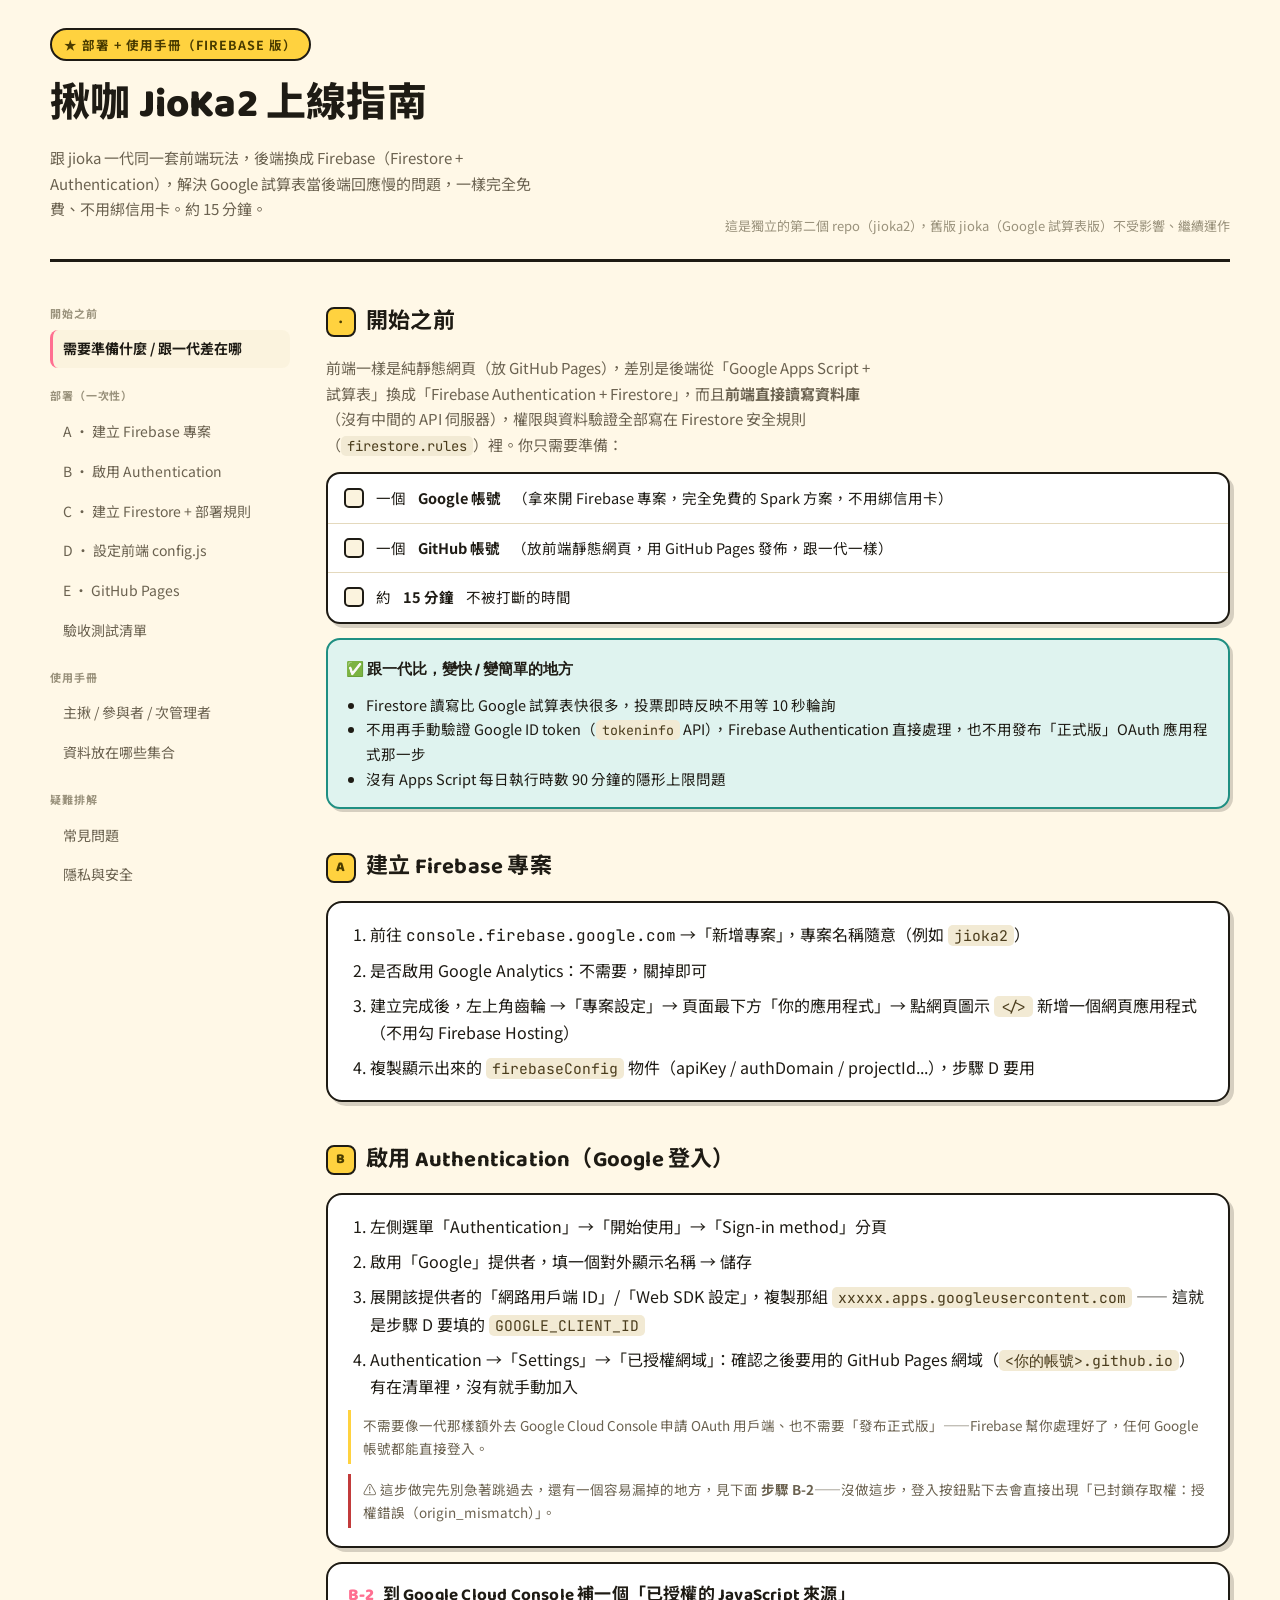
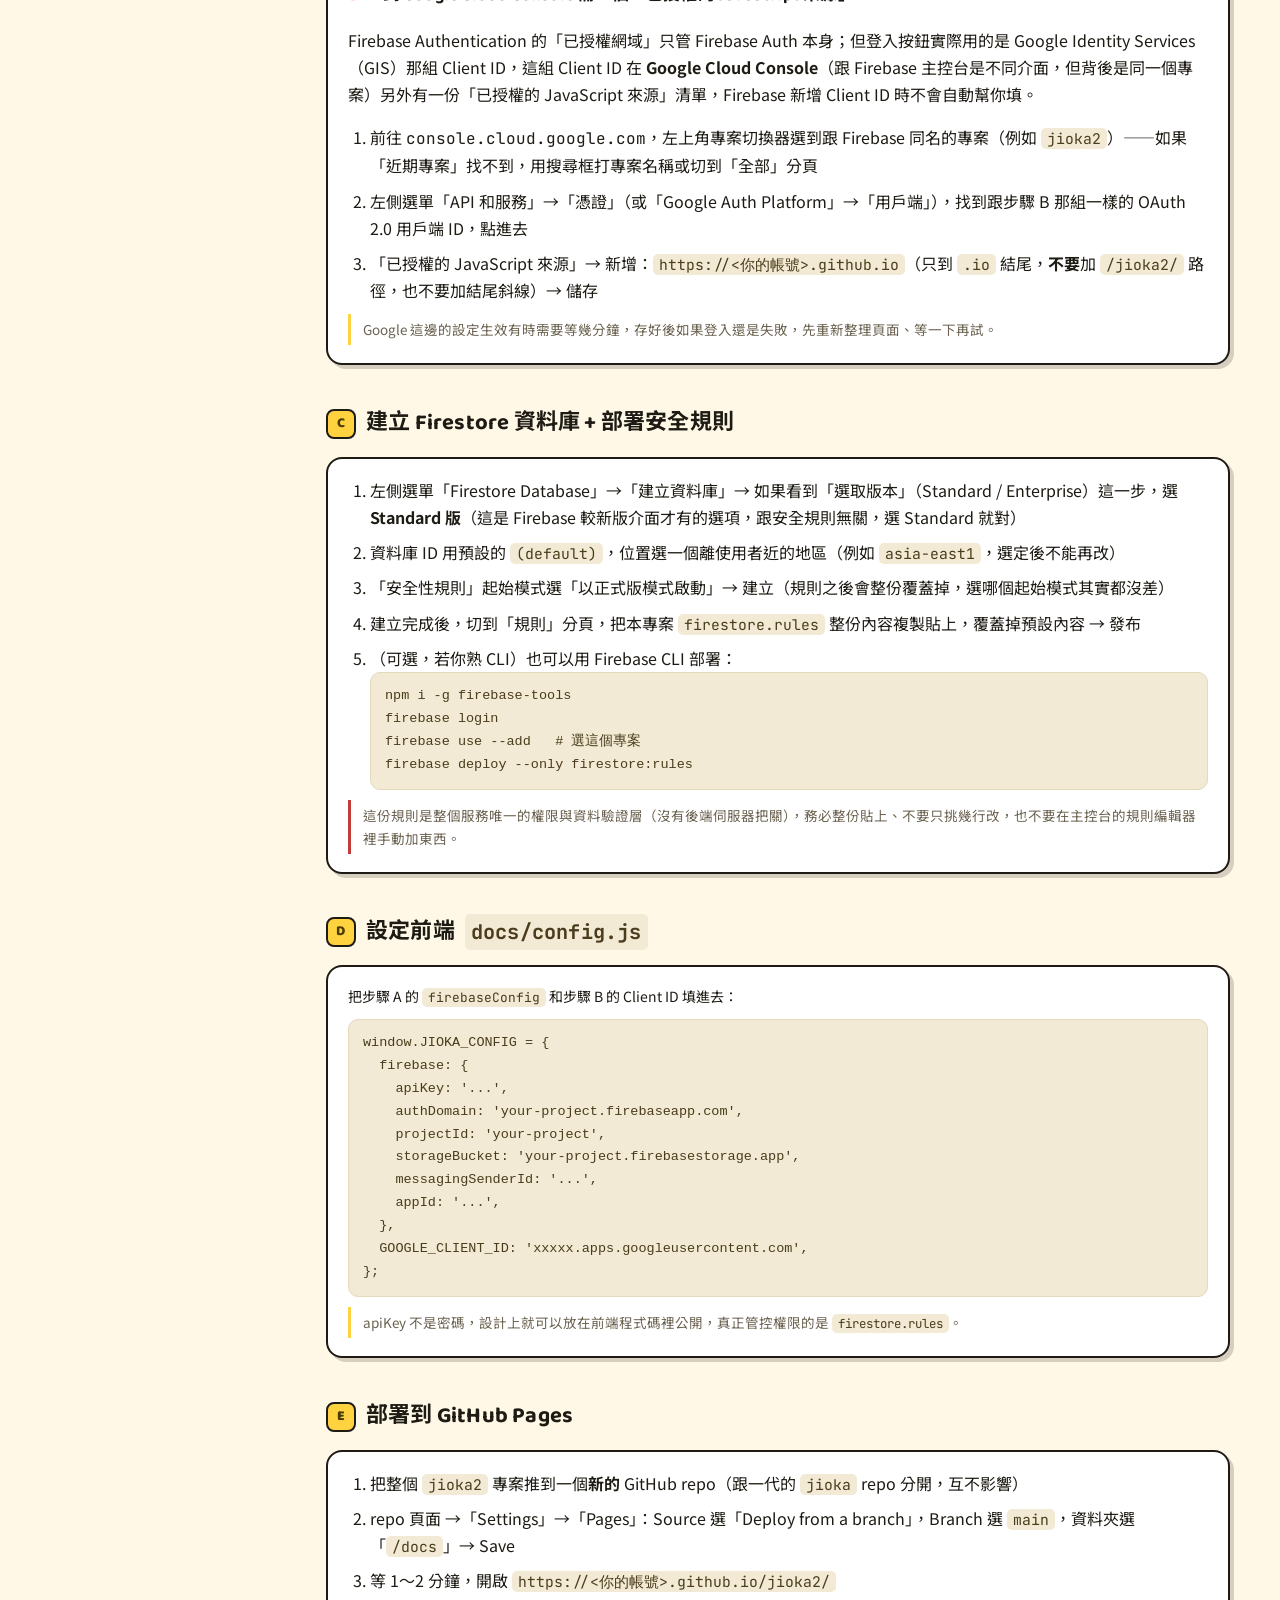
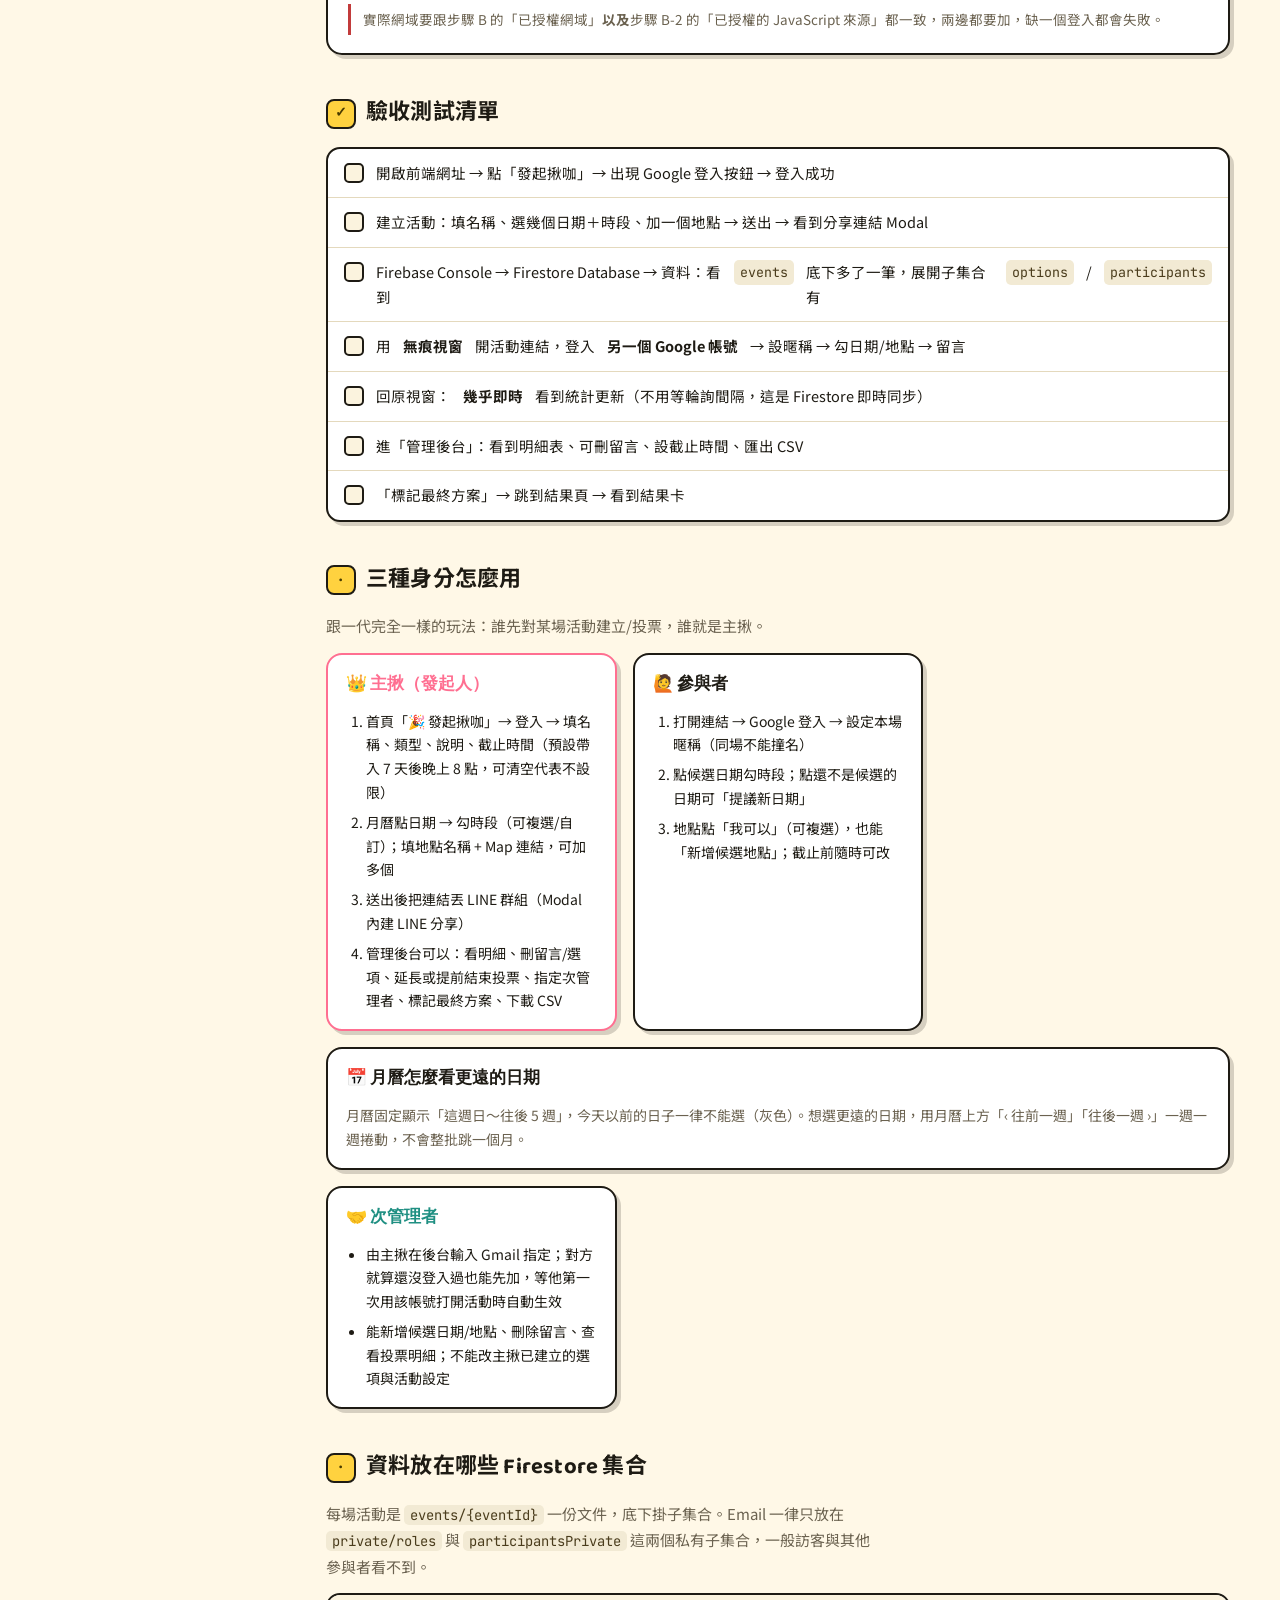
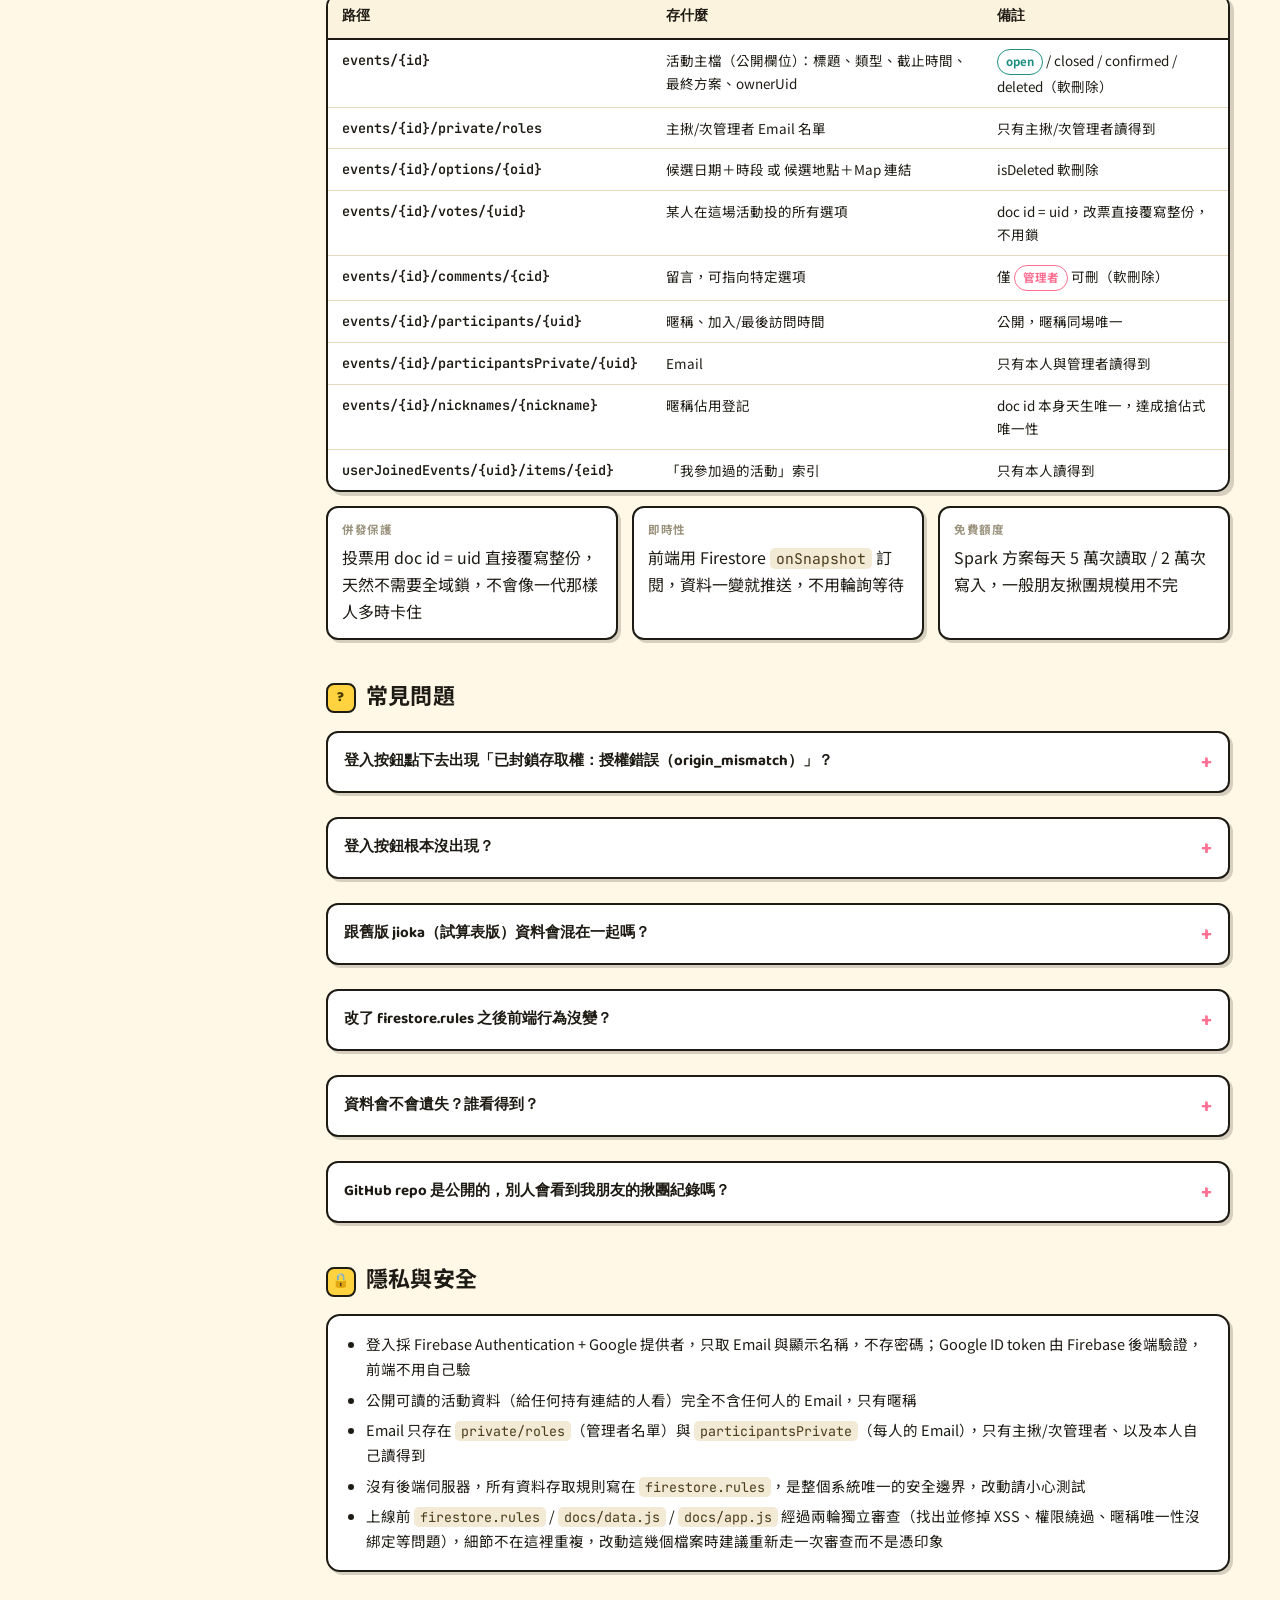
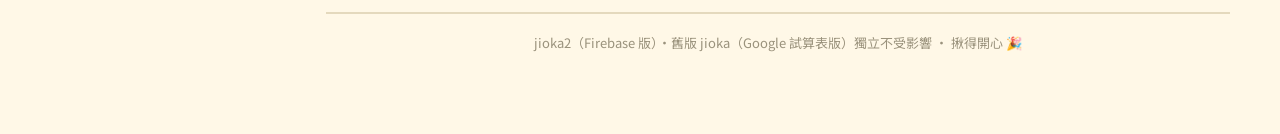
<file: docs/guide.html>
<!DOCTYPE html>
<html lang="zh-Hant">
<head>
<meta charset="UTF-8">
<meta name="viewport" content="width=device-width, initial-scale=1.0">
<title>揪咖 JioKa2 部署手冊（Firebase 版）</title>
<link rel="icon" href="data:image/svg+xml,<svg xmlns='http://www.w3.org/2000/svg' viewBox='0 0 100 100'><text y='0.9em' font-size='90'>🎉</text></svg>">
<style>
  @import url('https://fonts.googleapis.com/css2?family=Baloo+2:wght@500;600;700;800&family=Noto+Sans+TC:wght@400;500;700;900&family=JetBrains+Mono:wght@400;500;600&display=swap');

  :root {
    --bg: #FFF8E7; --surface: #FFFFFF; --surface-soft: #FBF3DE;
    --ink: #1E1B14; --ink-soft: #6b6250; --ink-faint: #9a927c;
    --border: #1E1B14; --border-soft: #e4d9bd;
    --yellow: #FFD23F; --yellow-ink: #4a3c00;
    --pink: #FF6F91; --mint: #1f8f82; --mint-bg: #dff3ef;
    --code-bg: #f2ead4; --code-ink: #4a3c1c;
    --shadow: rgba(30, 27, 20, 0.18);
    --danger: #c23b3b; --danger-bg: #fbe6e6;
  }
  @media (prefers-color-scheme: dark) {
    :root:not([data-theme="light"]) {
      --bg: #1a170f; --surface: #242019; --surface-soft: #2b2519;
      --ink: #f3ecd9; --ink-soft: #c6bda3; --ink-faint: #8d846c;
      --border: #f3ecd9; --border-soft: #3c3524;
      --yellow: #FFD23F; --yellow-ink: #2a2200;
      --pink: #ff8aa4; --mint: #5fd6c6; --mint-bg: #163531;
      --code-bg: #2c2718; --code-ink: #ecd9a8;
      --shadow: rgba(0, 0, 0, 0.45);
      --danger: #ff8a8a; --danger-bg: #3a1f1f;
    }
  }
  :root[data-theme="dark"] {
    --bg: #1a170f; --surface: #242019; --surface-soft: #2b2519;
    --ink: #f3ecd9; --ink-soft: #c6bda3; --ink-faint: #8d846c;
    --border: #f3ecd9; --border-soft: #3c3524;
    --yellow: #FFD23F; --yellow-ink: #2a2200;
    --pink: #ff8aa4; --mint: #5fd6c6; --mint-bg: #163531;
    --code-bg: #2c2718; --code-ink: #ecd9a8;
    --shadow: rgba(0, 0, 0, 0.45);
    --danger: #ff8a8a; --danger-bg: #3a1f1f;
  }

  * { box-sizing: border-box; }
  html { background: var(--bg); }
  body { background: var(--bg); color: var(--ink); font-family: 'Noto Sans TC', 'PingFang TC', sans-serif; line-height: 1.7; padding-inline: 20px; margin: 0; }
  a { color: inherit; }
  h1, h2, h3 { font-family: 'Baloo 2', 'Noto Sans TC', sans-serif; text-wrap: balance; letter-spacing: 0.2px; }
  code, .mono { font-family: 'JetBrains Mono', ui-monospace, monospace; }

  .shell { max-width: 1180px; margin: 0 auto; display: grid; grid-template-columns: 240px minmax(0, 1fr); gap: 36px; padding-block: 28px 80px; }
  @media (max-width: 860px) { .shell { grid-template-columns: 1fr; } }

  .masthead { grid-column: 1 / -1; display: flex; flex-wrap: wrap; align-items: flex-end; justify-content: space-between; gap: 16px; padding-bottom: 22px; border-bottom: 3px solid var(--border); margin-bottom: 6px; }
  .masthead .eyebrow { display: inline-flex; align-items: center; gap: 8px; font-size: 12.5px; font-weight: 700; letter-spacing: 0.08em; text-transform: uppercase; color: var(--yellow-ink); background: var(--yellow); border: 2px solid var(--border); border-radius: 999px; padding: 4px 12px; width: fit-content; margin-bottom: 10px; }
  .masthead h1 { font-size: clamp(28px, 4vw, 40px); font-weight: 800; margin: 0; }
  .masthead .tagline { color: var(--ink-soft); font-size: 15px; margin-top: 6px; max-width: 62ch; }
  .masthead .meta { text-align: right; font-size: 13px; color: var(--ink-faint); }
  .masthead .meta .mono { display: block; color: var(--ink-soft); margin-top: 2px; }

  nav.toc { align-self: start; position: sticky; top: 20px; display: flex; flex-direction: column; gap: 2px; font-size: 14px; }
  nav.toc .group-label { font-size: 11px; font-weight: 700; letter-spacing: 0.08em; text-transform: uppercase; color: var(--ink-faint); margin: 16px 0 6px; }
  nav.toc .group-label:first-child { margin-top: 0; }
  nav.toc a { text-decoration: none; color: var(--ink-soft); padding: 7px 10px; border-radius: 8px; border-left: 3px solid transparent; }
  nav.toc a:hover { background: var(--surface-soft); color: var(--ink); }
  nav.toc a.current { color: var(--ink); font-weight: 700; border-left-color: var(--pink); background: var(--surface-soft); }

  main { min-width: 0; display: flex; flex-direction: column; gap: 40px; }

  .callout { border: 2px solid var(--border); background: var(--surface); border-radius: 14px; padding: 16px 18px; box-shadow: 3px 3px 0 var(--shadow); font-size: 14.5px; }
  .callout.note { background: var(--mint-bg); border-color: var(--mint); }
  .callout strong.tag { display: inline-block; font-family: 'Baloo 2', sans-serif; font-weight: 700; margin-bottom: 4px; }

  section { scroll-margin-top: 18px; display: flex; flex-direction: column; gap: 14px; }
  section > h2 { font-size: 22px; display: flex; align-items: center; gap: 10px; margin: 0; }
  section > h2 .num { font-family: 'Baloo 2', sans-serif; font-weight: 800; font-size: 14px; color: var(--yellow-ink); background: var(--yellow); border: 2px solid var(--border); border-radius: 8px; min-width: 30px; height: 30px; display: inline-flex; align-items: center; justify-content: center; }
  section > p.lead { color: var(--ink-soft); margin: 0; max-width: 68ch; font-size: 15px; }

  .step { border: 2px solid var(--border); background: var(--surface); border-radius: 16px; padding: 18px 20px; box-shadow: 4px 4px 0 var(--shadow); display: flex; flex-direction: column; gap: 10px; }
  .step h3 { margin: 0; font-size: 17px; display: flex; align-items: baseline; gap: 8px; }
  .step h3 .letter { color: var(--pink); font-family: 'Baloo 2', sans-serif; font-weight: 800; }
  .step ol, .step ul { margin: 0; padding-left: 22px; display: flex; flex-direction: column; gap: 8px; }
  .step ol { list-style: decimal; }
  .step .sub { padding-left: 18px; display: flex; flex-direction: column; gap: 6px; font-size: 14px; color: var(--ink-soft); }

  code.inline, .kv code { background: var(--code-bg); color: var(--code-ink); padding: 1px 6px; border-radius: 5px; font-size: 0.92em; }
  pre { background: var(--code-bg); color: var(--code-ink); border: 1px solid var(--border-soft); border-radius: 10px; padding: 12px 14px; overflow-x: auto; font-size: 13.5px; margin: 0; }

  .field-note { border-left: 3px solid var(--yellow); padding: 4px 0 4px 12px; font-size: 13.5px; color: var(--ink-soft); }
  .field-note.warn { border-left-color: var(--danger); }

  .checklist { display: flex; flex-direction: column; gap: 0; border: 2px solid var(--border); border-radius: 14px; overflow: hidden; background: var(--surface); box-shadow: 4px 4px 0 var(--shadow); }
  .checklist .item { display: flex; align-items: flex-start; gap: 12px; padding: 12px 16px; border-bottom: 1px solid var(--border-soft); font-size: 14.5px; }
  .checklist .item:last-child { border-bottom: none; }
  .checklist .box { flex: none; width: 20px; height: 20px; margin-top: 2px; border: 2px solid var(--border); border-radius: 5px; background: var(--surface-soft); }

  .roles { display: grid; grid-template-columns: repeat(auto-fit, minmax(260px, 1fr)); gap: 16px; }
  .role-card { border: 2px solid var(--border); border-radius: 16px; padding: 16px 18px; background: var(--surface); box-shadow: 4px 4px 0 var(--shadow); display: flex; flex-direction: column; gap: 10px; }
  .role-card .role-title { font-family: 'Baloo 2', sans-serif; font-weight: 700; font-size: 17px; display: flex; align-items: center; gap: 8px; }
  .role-card ol, .role-card ul { margin: 0; padding-left: 20px; font-size: 14px; display: flex; flex-direction: column; gap: 6px; }
  .role-card.owner { border-color: var(--pink); }
  .role-card.owner .role-title { color: var(--pink); }
  .role-card.coadmin .role-title { color: var(--mint); }

  .table-wrap { overflow-x: auto; border: 2px solid var(--border); border-radius: 14px; background: var(--surface); box-shadow: 4px 4px 0 var(--shadow); }
  table { border-collapse: collapse; width: 100%; font-size: 13.5px; min-width: 560px; }
  thead th { text-align: left; font-family: 'Baloo 2', sans-serif; font-weight: 700; background: var(--surface-soft); padding: 10px 14px; border-bottom: 2px solid var(--border); white-space: nowrap; }
  tbody td { padding: 9px 14px; border-bottom: 1px solid var(--border-soft); vertical-align: top; }
  tbody tr:last-child td { border-bottom: none; }
  tbody td:first-child { font-family: 'JetBrains Mono', monospace; font-weight: 600; white-space: nowrap; }
  .pill { display: inline-block; font-size: 11.5px; font-weight: 700; padding: 2px 8px; border-radius: 999px; border: 1.5px solid currentColor; }
  .pill.open { color: var(--mint); }
  .pill.owner { color: var(--pink); }

  details { border: 2px solid var(--border); border-radius: 12px; background: var(--surface); padding: 12px 16px; box-shadow: 3px 3px 0 var(--shadow); }
  details + details { margin-top: 10px; }
  details summary { cursor: pointer; font-weight: 700; font-family: 'Baloo 2', sans-serif; font-size: 15px; list-style: none; display: flex; align-items: center; justify-content: space-between; gap: 10px; }
  details summary::-webkit-details-marker { display: none; }
  details summary::after { content: '+'; font-size: 20px; color: var(--pink); flex: none; }
  details[open] summary::after { content: '–'; }
  details p { margin: 10px 0 0; font-size: 14px; color: var(--ink-soft); }

  .kv-grid { display: grid; grid-template-columns: repeat(auto-fit, minmax(220px,1fr)); gap: 14px; }
  .kv { border: 2px solid var(--border); border-radius: 12px; padding: 12px 14px; background: var(--surface); box-shadow: 3px 3px 0 var(--shadow); }
  .kv .k { font-size: 11.5px; text-transform: uppercase; letter-spacing: .06em; color: var(--ink-faint); font-weight: 700; margin-bottom: 4px; }

  footer.page-foot { grid-column: 1 / -1; border-top: 2px solid var(--border-soft); padding-top: 18px; font-size: 13px; color: var(--ink-faint); text-align: center; }

  @media (prefers-reduced-motion: no-preference) {
    section { animation: rise .5s ease both; }
    @keyframes rise { from { opacity: 0; transform: translateY(6px);} to { opacity:1; transform:none; } }
  }
</style>
</head>
<body>
<div class="shell">
  <div class="masthead">
    <div>
      <span class="eyebrow">★ 部署 + 使用手冊（Firebase 版）</span>
      <h1>揪咖 JioKa2 上線指南</h1>
      <p class="tagline">跟 jioka 一代同一套前端玩法，後端換成 Firebase（Firestore + Authentication），解決 Google 試算表當後端回應慢的問題，一樣完全免費、不用綁信用卡。約 15 分鐘。</p>
    </div>
    <div class="meta">
      這是獨立的第二個 repo（jioka2），舊版 jioka（Google 試算表版）不受影響、繼續運作
    </div>
  </div>

  <nav class="toc" aria-label="目錄">
    <span class="group-label">開始之前</span>
    <a href="#before" data-nav>需要準備什麼 / 跟一代差在哪</a>
    <span class="group-label">部署（一次性）</span>
    <a href="#step-a" data-nav>A · 建立 Firebase 專案</a>
    <a href="#step-b" data-nav>B · 啟用 Authentication</a>
    <a href="#step-c" data-nav>C · 建立 Firestore + 部署規則</a>
    <a href="#step-d" data-nav>D · 設定前端 config.js</a>
    <a href="#step-e" data-nav>E · GitHub Pages</a>
    <a href="#verify" data-nav>驗收測試清單</a>
    <span class="group-label">使用手冊</span>
    <a href="#roles" data-nav>主揪 / 參與者 / 次管理者</a>
    <a href="#data-model" data-nav>資料放在哪些集合</a>
    <span class="group-label">疑難排解</span>
    <a href="#faq" data-nav>常見問題</a>
    <a href="#privacy" data-nav>隱私與安全</a>
  </nav>

  <main>
    <section id="before">
      <h2><span class="num">·</span>開始之前</h2>
      <p class="lead">前端一樣是純靜態網頁（放 GitHub Pages），差別是後端從「Google Apps Script + 試算表」換成「Firebase Authentication + Firestore」，而且<strong>前端直接讀寫資料庫</strong>（沒有中間的 API 伺服器），權限與資料驗證全部寫在 Firestore 安全規則（<code class="inline">firestore.rules</code>）裡。你只需要準備：</p>
      <div class="checklist">
        <div class="item"><span class="box"></span>一個 <strong>Google 帳號</strong>（拿來開 Firebase 專案，完全免費的 Spark 方案，不用綁信用卡）</div>
        <div class="item"><span class="box"></span>一個 <strong>GitHub 帳號</strong>（放前端靜態網頁，用 GitHub Pages 發佈，跟一代一樣）</div>
        <div class="item"><span class="box"></span>約 <strong>15 分鐘</strong>不被打斷的時間</div>
      </div>
      <div class="callout note">
        <strong class="tag">✅ 跟一代比，變快 / 變簡單的地方</strong>
        <ul style="margin:6px 0 0;padding-left:20px">
          <li>Firestore 讀寫比 Google 試算表快很多，投票即時反映不用等 10 秒輪詢</li>
          <li>不用再手動驗證 Google ID token（<code class="inline">tokeninfo</code> API），Firebase Authentication 直接處理，也不用發布「正式版」OAuth 應用程式那一步</li>
          <li>沒有 Apps Script 每日執行時數 90 分鐘的隱形上限問題</li>
        </ul>
      </div>
    </section>

    <section id="step-a">
      <h2><span class="num">A</span>建立 Firebase 專案</h2>
      <div class="step">
        <ol>
          <li>前往 <span class="mono">console.firebase.google.com</span> →「新增專案」，專案名稱隨意（例如 <code class="inline">jioka2</code>）</li>
          <li>是否啟用 Google Analytics：不需要，關掉即可</li>
          <li>建立完成後，左上角齒輪 →「專案設定」→ 頁面最下方「你的應用程式」→ 點網頁圖示 <code class="inline">&lt;/&gt;</code> 新增一個網頁應用程式（不用勾 Firebase Hosting）</li>
          <li>複製顯示出來的 <code class="inline">firebaseConfig</code> 物件（apiKey / authDomain / projectId...），步驟 D 要用</li>
        </ol>
      </div>
    </section>

    <section id="step-b">
      <h2><span class="num">B</span>啟用 Authentication（Google 登入）</h2>
      <div class="step">
        <ol>
          <li>左側選單「Authentication」→「開始使用」→「Sign-in method」分頁</li>
          <li>啟用「Google」提供者，填一個對外顯示名稱 → 儲存</li>
          <li>展開該提供者的「網路用戶端 ID」/「Web SDK 設定」，複製那組 <code class="inline">xxxxx.apps.googleusercontent.com</code> —— 這就是步驟 D 要填的 <code class="inline">GOOGLE_CLIENT_ID</code></li>
          <li>Authentication →「Settings」→「已授權網域」：確認之後要用的 GitHub Pages 網域（<code class="inline">&lt;你的帳號&gt;.github.io</code>）有在清單裡，沒有就手動加入</li>
        </ol>
        <div class="field-note">不需要像一代那樣額外去 Google Cloud Console 申請 OAuth 用戶端、也不需要「發布正式版」——Firebase 幫你處理好了，任何 Google 帳號都能直接登入。</div>
        <div class="field-note warn">⚠️ 這步做完先別急著跳過去，還有一個容易漏掉的地方，見下面 <strong>步驟 B-2</strong>——沒做這步，登入按鈕點下去會直接出現「已封鎖存取權：授權錯誤（origin_mismatch）」。</div>
      </div>
      <div class="step">
        <h3 style="margin:0 0 6px"><span class="letter">B-2</span> 到 Google Cloud Console 補一個「已授權的 JavaScript 來源」</h3>
        <p class="lead" style="margin:0 0 6px">Firebase Authentication 的「已授權網域」只管 Firebase Auth 本身；但登入按鈕實際用的是 Google Identity Services（GIS）那組 Client ID，這組 Client ID 在 <strong>Google Cloud Console</strong>（跟 Firebase 主控台是不同介面，但背後是同一個專案）另外有一份「已授權的 JavaScript 來源」清單，Firebase 新增 Client ID 時不會自動幫你填。</p>
        <ol>
          <li>前往 <span class="mono">console.cloud.google.com</span>，左上角專案切換器選到跟 Firebase 同名的專案（例如 <code class="inline">jioka2</code>）——如果「近期專案」找不到，用搜尋框打專案名稱或切到「全部」分頁</li>
          <li>左側選單「API 和服務」→「憑證」（或「Google Auth Platform」→「用戶端」），找到跟步驟 B 那組一樣的 OAuth 2.0 用戶端 ID，點進去</li>
          <li>「已授權的 JavaScript 來源」→ 新增：<code class="inline">https://&lt;你的帳號&gt;.github.io</code>（只到 <code class="inline">.io</code> 結尾，<strong>不要</strong>加 <code class="inline">/jioka2/</code> 路徑，也不要加結尾斜線）→ 儲存</li>
        </ol>
        <div class="field-note">Google 這邊的設定生效有時需要等幾分鐘，存好後如果登入還是失敗，先重新整理頁面、等一下再試。</div>
      </div>
    </section>

    <section id="step-c">
      <h2><span class="num">C</span>建立 Firestore 資料庫 + 部署安全規則</h2>
      <div class="step">
        <ol>
          <li>左側選單「Firestore Database」→「建立資料庫」→ 如果看到「選取版本」（Standard / Enterprise）這一步，選 <strong>Standard 版</strong>（這是 Firebase 較新版介面才有的選項，跟安全規則無關，選 Standard 就對）</li>
          <li>資料庫 ID 用預設的 <code class="inline">(default)</code>，位置選一個離使用者近的地區（例如 <code class="inline">asia-east1</code>，選定後不能再改）</li>
          <li>「安全性規則」起始模式選「以正式版模式啟動」→ 建立（規則之後會整份覆蓋掉，選哪個起始模式其實都沒差）</li>
          <li>建立完成後，切到「規則」分頁，把本專案 <code class="inline">firestore.rules</code> 整份內容複製貼上，覆蓋掉預設內容 → 發布</li>
          <li>（可選，若你熟 CLI）也可以用 Firebase CLI 部署：
            <pre>npm i -g firebase-tools
firebase login
firebase use --add   # 選這個專案
firebase deploy --only firestore:rules</pre>
          </li>
        </ol>
        <div class="field-note warn">這份規則是整個服務唯一的權限與資料驗證層（沒有後端伺服器把關），務必整份貼上、不要只挑幾行改，也不要在主控台的規則編輯器裡手動加東西。</div>
      </div>
    </section>

    <section id="step-d">
      <h2><span class="num">D</span>設定前端 <code class="inline">docs/config.js</code></h2>
      <div class="step">
        <p style="margin:0;font-size:14px">把步驟 A 的 <code class="inline">firebaseConfig</code> 和步驟 B 的 Client ID 填進去：</p>
        <pre>window.JIOKA_CONFIG = {
  firebase: {
    apiKey: '...',
    authDomain: 'your-project.firebaseapp.com',
    projectId: 'your-project',
    storageBucket: 'your-project.firebasestorage.app',
    messagingSenderId: '...',
    appId: '...',
  },
  GOOGLE_CLIENT_ID: 'xxxxx.apps.googleusercontent.com',
};</pre>
        <div class="field-note">apiKey 不是密碼，設計上就可以放在前端程式碼裡公開，真正管控權限的是 <code class="inline">firestore.rules</code>。</div>
      </div>
    </section>

    <section id="step-e">
      <h2><span class="num">E</span>部署到 GitHub Pages</h2>
      <div class="step">
        <ol>
          <li>把整個 <code class="inline">jioka2</code> 專案推到一個<strong>新的</strong> GitHub repo（跟一代的 <code class="inline">jioka</code> repo 分開，互不影響）</li>
          <li>repo 頁面 →「Settings」→「Pages」：Source 選「Deploy from a branch」，Branch 選 <code class="inline">main</code>，資料夾選「<code class="inline">/docs</code>」→ Save</li>
          <li>等 1～2 分鐘，開啟 <code class="inline">https://&lt;你的帳號&gt;.github.io/jioka2/</code></li>
        </ol>
        <div class="field-note warn">實際網域要跟步驟 B 的「已授權網域」<strong>以及</strong>步驟 B-2 的「已授權的 JavaScript 來源」都一致，兩邊都要加，缺一個登入都會失敗。</div>
      </div>
    </section>

    <section id="verify">
      <h2><span class="num">✓</span>驗收測試清單</h2>
      <div class="checklist">
        <div class="item"><span class="box"></span>開啟前端網址 → 點「發起揪咖」→ 出現 Google 登入按鈕 → 登入成功</div>
        <div class="item"><span class="box"></span>建立活動：填名稱、選幾個日期＋時段、加一個地點 → 送出 → 看到分享連結 Modal</div>
        <div class="item"><span class="box"></span>Firebase Console → Firestore Database → 資料：看到 <code class="inline">events</code> 底下多了一筆，展開子集合有 <code class="inline">options</code> / <code class="inline">participants</code></div>
        <div class="item"><span class="box"></span>用<strong>無痕視窗</strong>開活動連結，登入<strong>另一個 Google 帳號</strong> → 設暱稱 → 勾日期/地點 → 留言</div>
        <div class="item"><span class="box"></span>回原視窗：<strong>幾乎即時</strong>看到統計更新（不用等輪詢間隔，這是 Firestore 即時同步）</div>
        <div class="item"><span class="box"></span>進「管理後台」：看到明細表、可刪留言、設截止時間、匯出 CSV</div>
        <div class="item"><span class="box"></span>「標記最終方案」→ 跳到結果頁 → 看到結果卡</div>
      </div>
    </section>

    <section id="roles">
      <h2><span class="num">·</span>三種身分怎麼用</h2>
      <p class="lead">跟一代完全一樣的玩法：誰先對某場活動建立/投票，誰就是主揪。</p>
      <div class="roles">
        <div class="role-card owner">
          <div class="role-title">👑 主揪（發起人）</div>
          <ol>
            <li>首頁「🎉 發起揪咖」→ 登入 → 填名稱、類型、說明、截止時間（預設帶入 7 天後晚上 8 點，可清空代表不設限）</li>
            <li>月曆點日期 → 勾時段（可複選/自訂）；填地點名稱 + Map 連結，可加多個</li>
            <li>送出後把連結丟 LINE 群組（Modal 內建 LINE 分享）</li>
            <li>管理後台可以：看明細、刪留言/選項、延長或提前結束投票、指定次管理者、標記最終方案、下載 CSV</li>
          </ol>
        </div>
        <div class="role-card">
          <div class="role-title">🙋 參與者</div>
          <ol>
            <li>打開連結 → Google 登入 → 設定本場暱稱（同場不能撞名）</li>
            <li>點候選日期勾時段；點還不是候選的日期可「提議新日期」</li>
            <li>地點點「我可以」（可複選），也能「新增候選地點」；截止前隨時可改</li>
          </ol>
        </div>
        <div class="role-card" style="grid-column:1/-1">
          <div class="role-title">📅 月曆怎麼看更遠的日期</div>
          <p style="margin:0;font-size:14px;color:var(--ink-soft)">月曆固定顯示「這週日～往後 5 週」，今天以前的日子一律不能選（灰色）。想選更遠的日期，用月曆上方「‹ 往前一週」「往後一週 ›」一週一週捲動，不會整批跳一個月。</p>
        </div>
        <div class="role-card coadmin">
          <div class="role-title">🤝 次管理者</div>
          <ul>
            <li>由主揪在後台輸入 Gmail 指定；對方就算還沒登入過也能先加，等他第一次用該帳號打開活動時自動生效</li>
            <li>能新增候選日期/地點、刪除留言、查看投票明細；不能改主揪已建立的選項與活動設定</li>
          </ul>
        </div>
      </div>
    </section>

    <section id="data-model">
      <h2><span class="num">·</span>資料放在哪些 Firestore 集合</h2>
      <p class="lead">每場活動是 <code class="inline">events/{eventId}</code> 一份文件，底下掛子集合。Email 一律只放在 <code class="inline">private/roles</code> 與 <code class="inline">participantsPrivate</code> 這兩個私有子集合，一般訪客與其他參與者看不到。</p>
      <div class="table-wrap">
        <table>
          <thead><tr><th>路徑</th><th>存什麼</th><th>備註</th></tr></thead>
          <tbody>
            <tr><td>events/{id}</td><td>活動主檔（公開欄位）：標題、類型、截止時間、最終方案、ownerUid</td><td><span class="pill open">open</span> / closed / confirmed / deleted（軟刪除）</td></tr>
            <tr><td>events/{id}/private/roles</td><td>主揪/次管理者 Email 名單</td><td>只有主揪/次管理者讀得到</td></tr>
            <tr><td>events/{id}/options/{oid}</td><td>候選日期＋時段 或 候選地點＋Map 連結</td><td>isDeleted 軟刪除</td></tr>
            <tr><td>events/{id}/votes/{uid}</td><td>某人在這場活動投的所有選項</td><td>doc id = uid，改票直接覆寫整份，不用鎖</td></tr>
            <tr><td>events/{id}/comments/{cid}</td><td>留言，可指向特定選項</td><td>僅 <span class="pill owner">管理者</span> 可刪（軟刪除）</td></tr>
            <tr><td>events/{id}/participants/{uid}</td><td>暱稱、加入/最後訪問時間</td><td>公開，暱稱同場唯一</td></tr>
            <tr><td>events/{id}/participantsPrivate/{uid}</td><td>Email</td><td>只有本人與管理者讀得到</td></tr>
            <tr><td>events/{id}/nicknames/{nickname}</td><td>暱稱佔用登記</td><td>doc id 本身天生唯一，達成搶佔式唯一性</td></tr>
            <tr><td>userJoinedEvents/{uid}/items/{eid}</td><td>「我參加過的活動」索引</td><td>只有本人讀得到</td></tr>
          </tbody>
        </table>
      </div>
      <div class="kv-grid">
        <div class="kv"><div class="k">併發保護</div>投票用 doc id = uid 直接覆寫整份，天然不需要全域鎖，不會像一代那樣人多時卡住</div>
        <div class="kv"><div class="k">即時性</div>前端用 Firestore <code class="inline">onSnapshot</code> 訂閱，資料一變就推送，不用輪詢等待</div>
        <div class="kv"><div class="k">免費額度</div>Spark 方案每天 5 萬次讀取 / 2 萬次寫入，一般朋友揪團規模用不完</div>
      </div>
    </section>

    <section id="faq">
      <h2><span class="num">?</span>常見問題</h2>
      <details>
        <summary>登入按鈕點下去出現「已封鎖存取權：授權錯誤（origin_mismatch）」？</summary>
        <p>這是最常踩到的一個：漏了 <a href="#step-b">步驟 B-2</a>。Firebase「已授權網域」跟 Google Cloud Console 的「已授權的 JavaScript 來源」是兩份不同的清單，兩邊都要加上 <code class="inline">https://&lt;你的帳號&gt;.github.io</code> 才行。</p>
      </details>
      <details>
        <summary>登入按鈕根本沒出現？</summary>
        <p><code class="inline">config.js</code> 裡的 <code class="inline">GOOGLE_CLIENT_ID</code> 要跟 Authentication → Sign-in method → Google 那組一致；也確認 <code class="inline">index.html</code> 有正常載入 <code class="inline">https://accounts.google.com/gsi/client</code>（開瀏覽器開發工具看 Console 有沒有錯誤）。</p>
      </details>
      <details>
        <summary>跟舊版 jioka（試算表版）資料會混在一起嗎？</summary>
        <p>不會。這是完全獨立的 Firebase 專案、獨立的 GitHub repo，兩邊資料庫互不相通，舊版連結一樣可以繼續用。</p>
      </details>
      <details>
        <summary>改了 firestore.rules 之後前端行為沒變？</summary>
        <p>規則要重新「發布」（主控台的規則分頁）或重新 <code class="inline">firebase deploy --only firestore:rules</code> 才會生效，不是存檔就自動套用。</p>
      </details>
      <details>
        <summary>資料會不會遺失？誰看得到？</summary>
        <p>所有資料存在你的 Firebase 專案 Firestore 裡，權限完全由 <code class="inline">firestore.rules</code> 把關（沒有後端伺服器）。刪除活動/選項/留言都是軟刪除，要復原可以在 Firebase Console 手動改欄位。</p>
      </details>
      <details>
        <summary>GitHub repo 是公開的，別人會看到我朋友的揪團紀錄嗎？</summary>
        <p>不會。repo 公開只會讓別人看到程式碼（含 <code class="inline">config.js</code> 裡的 <code class="inline">apiKey</code>，這個值設計上本來就可以公開，不是密碼）。實際的活動/投票資料存在 Firestore，規則裡沒有任何一條允許「列出全部活動」，只有活動的主揪/次管理者能查到自己相關的活動列表，其他人必須拿到那場活動專屬的 8 碼連結才看得到內容。</p>
      </details>
    </section>

    <section id="privacy">
      <h2><span class="num">🔒</span>隱私與安全</h2>
      <div class="callout">
        <ul style="margin:0;padding-left:20px;display:flex;flex-direction:column;gap:6px;font-size:14.5px">
          <li>登入採 Firebase Authentication + Google 提供者，只取 Email 與顯示名稱，不存密碼；Google ID token 由 Firebase 後端驗證，前端不用自己驗</li>
          <li>公開可讀的活動資料（給任何持有連結的人看）完全不含任何人的 Email，只有暱稱</li>
          <li>Email 只存在 <code class="inline">private/roles</code>（管理者名單）與 <code class="inline">participantsPrivate</code>（每人的 Email），只有主揪/次管理者、以及本人自己讀得到</li>
          <li>沒有後端伺服器，所有資料存取規則寫在 <code class="inline">firestore.rules</code>，是整個系統唯一的安全邊界，改動請小心測試</li>
          <li>上線前 <code class="inline">firestore.rules</code> / <code class="inline">docs/data.js</code> / <code class="inline">docs/app.js</code> 經過兩輪獨立審查（找出並修掉 XSS、權限繞過、暱稱唯一性沒綁定等問題），細節不在這裡重複，改動這幾個檔案時建議重新走一次審查而不是憑印象</li>
        </ul>
      </div>
    </section>

    <footer class="page-foot">jioka2（Firebase 版）・舊版 jioka（Google 試算表版）獨立不受影響 ・ 揪得開心 🎉</footer>
  </main>
</div>

<script>
  (function () {
    var links = Array.prototype.slice.call(document.querySelectorAll('nav.toc a[data-nav]'));
    var targets = links.map(function (a) { return document.querySelector(a.getAttribute('href')); }).filter(Boolean);
    function onScroll() {
      var y = window.scrollY + 120;
      var current = targets[0];
      targets.forEach(function (t) { if (t.offsetTop <= y) current = t; });
      links.forEach(function (a) {
        a.classList.toggle('current', a.getAttribute('href') === '#' + current.id);
      });
    }
    document.addEventListener('scroll', onScroll, { passive: true });
    onScroll();
  })();
</script>
</body>
</html>
</file>
